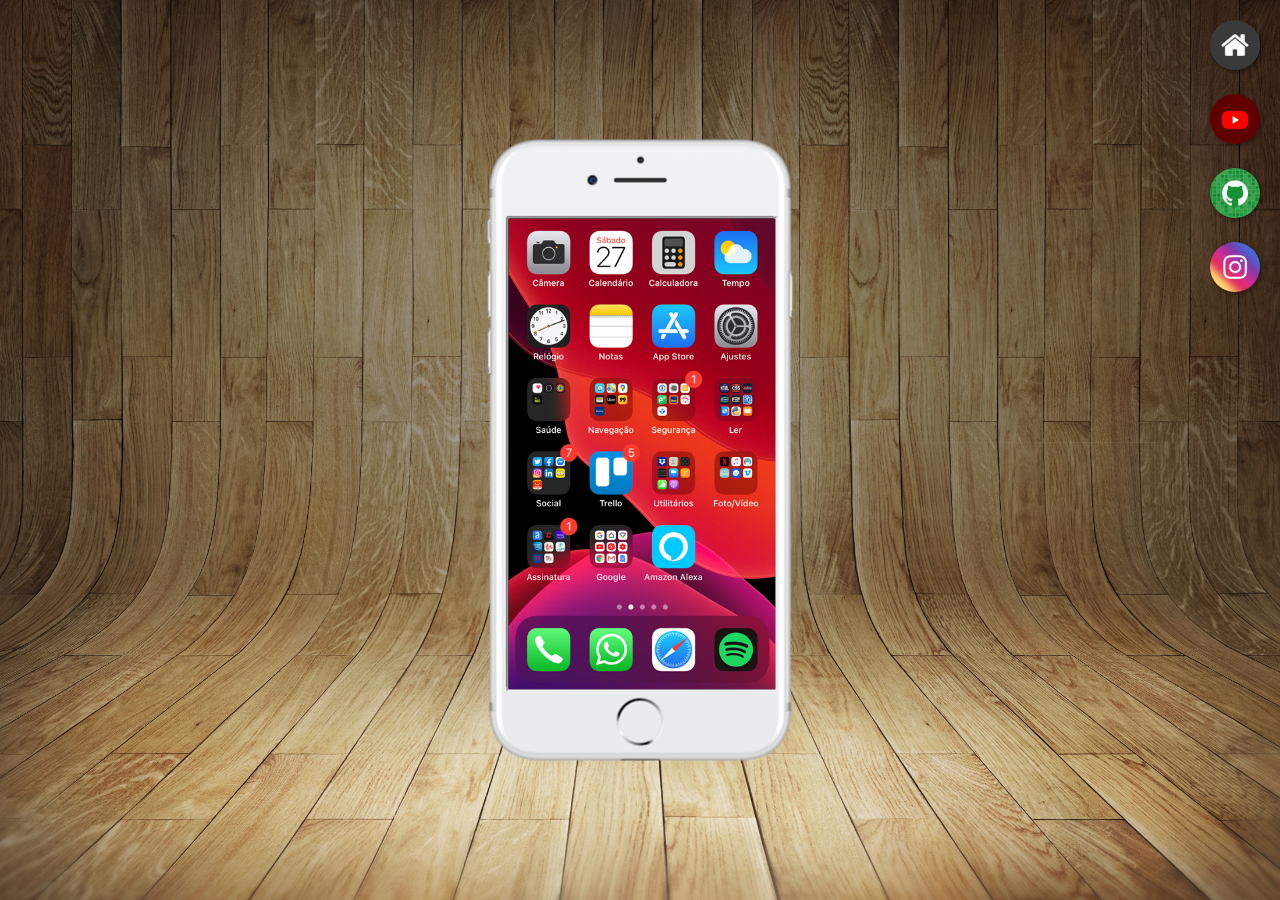
<file: index.html>
<!DOCTYPE html>
<html lang="pt-br">
<head>
    <meta charset="UTF-8">
    <meta name="viewport" content="width=device-width, initial-scale=1.0">

    <link rel="shortcut icon" href="favicon.ico" type="image/x-icon">

    <link rel="stylesheet" href="estilos/style.css">

    <title>Projeto Redes Sociais</title>
    
</head>
<body>
    <main>
        <section id="telefone">
            <iframe src="home.html" name="tela"
            id="tela" >
            <p>Seu navegador não é compativel com isso</p>
            </iframe>
        </section>
        <section id="social">
           <a href="home.html" target="tela"><img src="imagens/logo-home.jpg" alt=""></a> <br>
           <a href="youtube.html" target="tela"><img src="imagens/logo-youtube.jpg" alt=""></a> <br>
           <a href="github.html" target="tela"><img src="imagens/logo-github.jpg" alt=""></a> <br>
           <a href="insta.html" target="tela"><img src="imagens/logo-instagram.jpg" alt=""></a> <br>
          
        </section>
    </main>
</body>
</html>
</file>
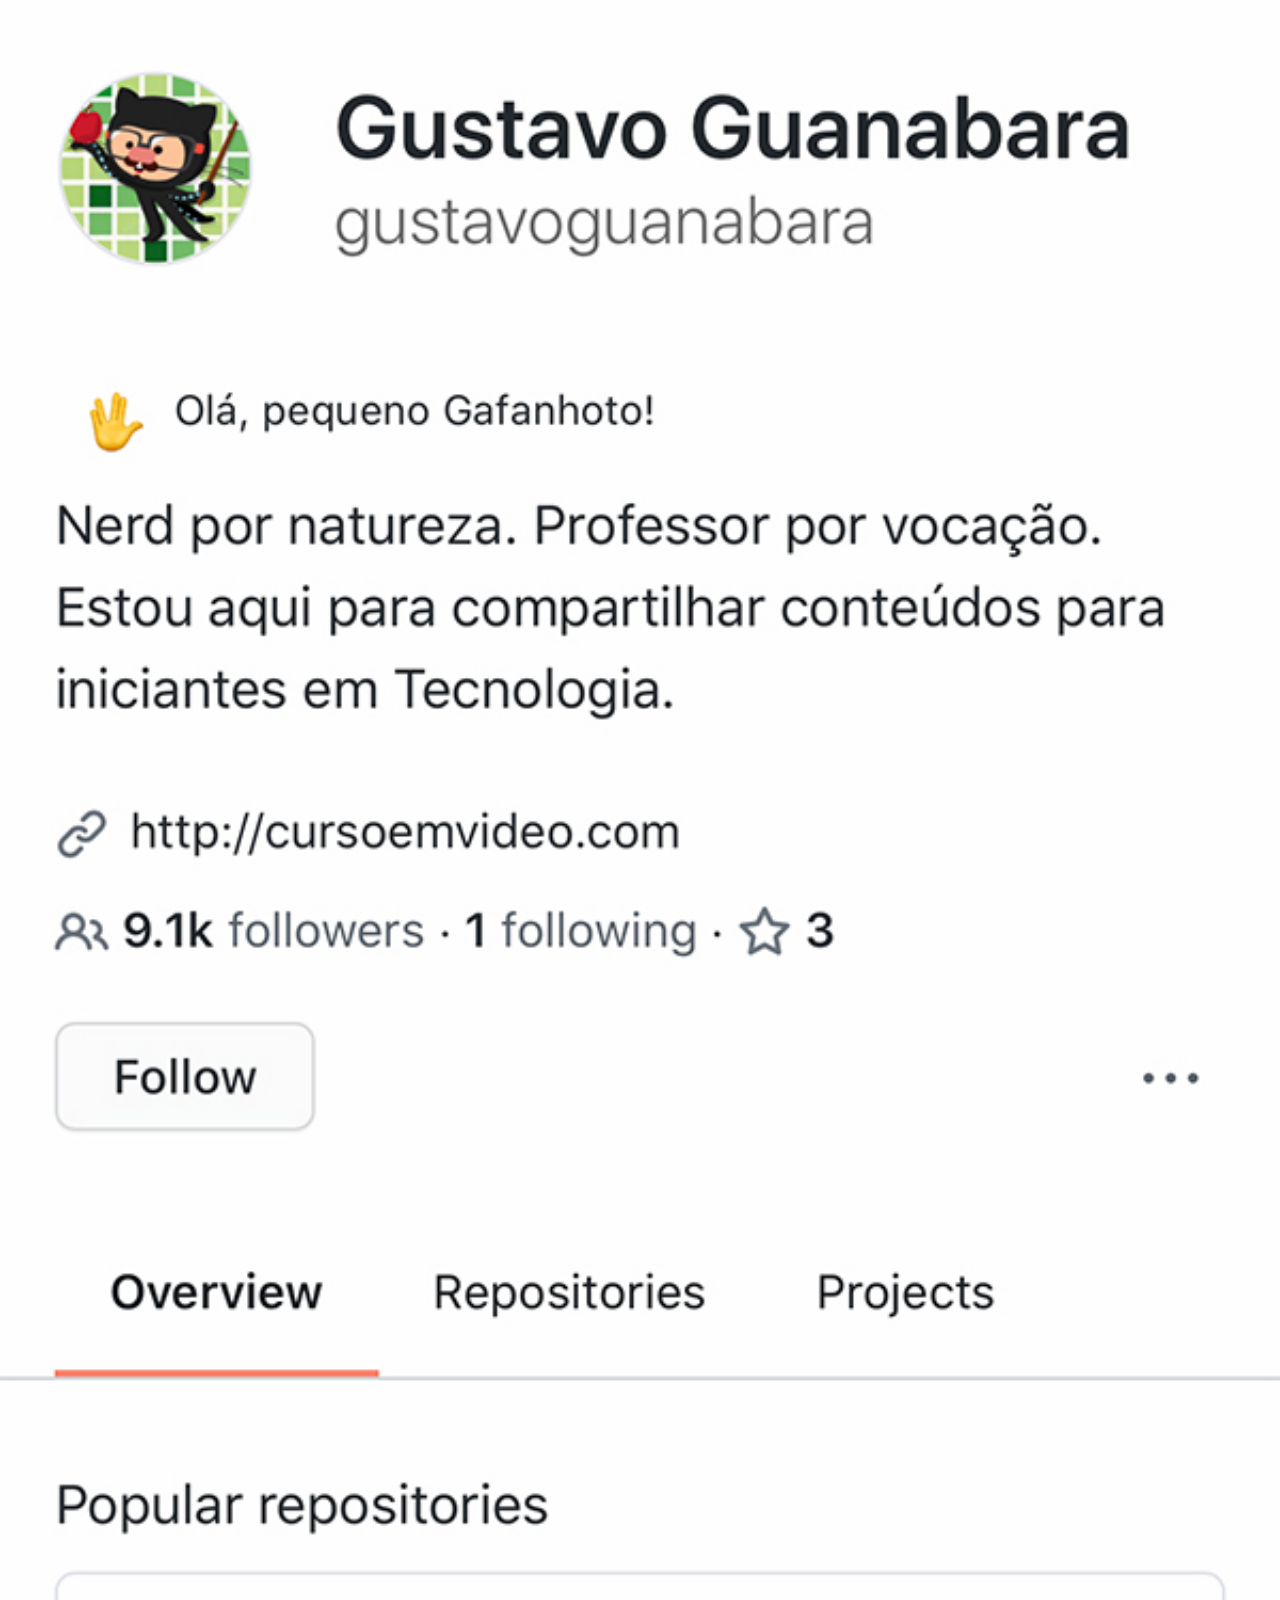
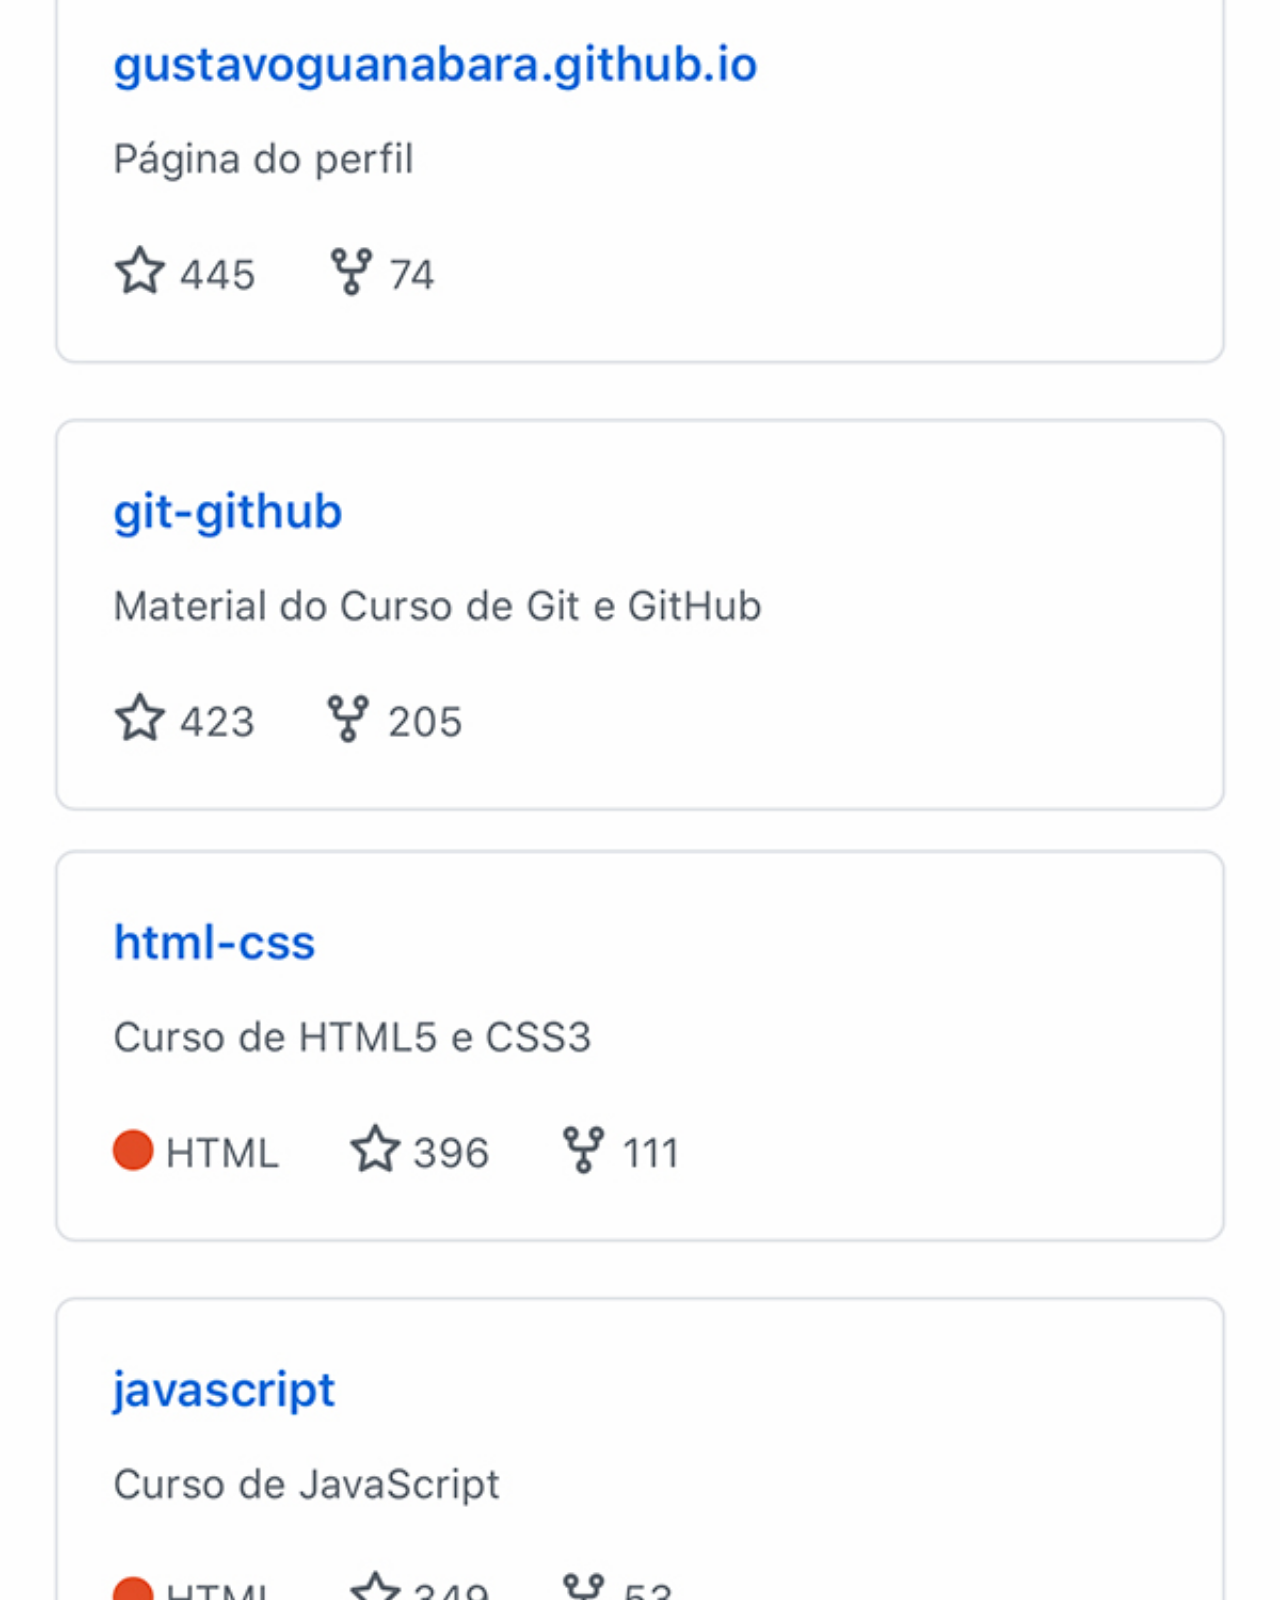
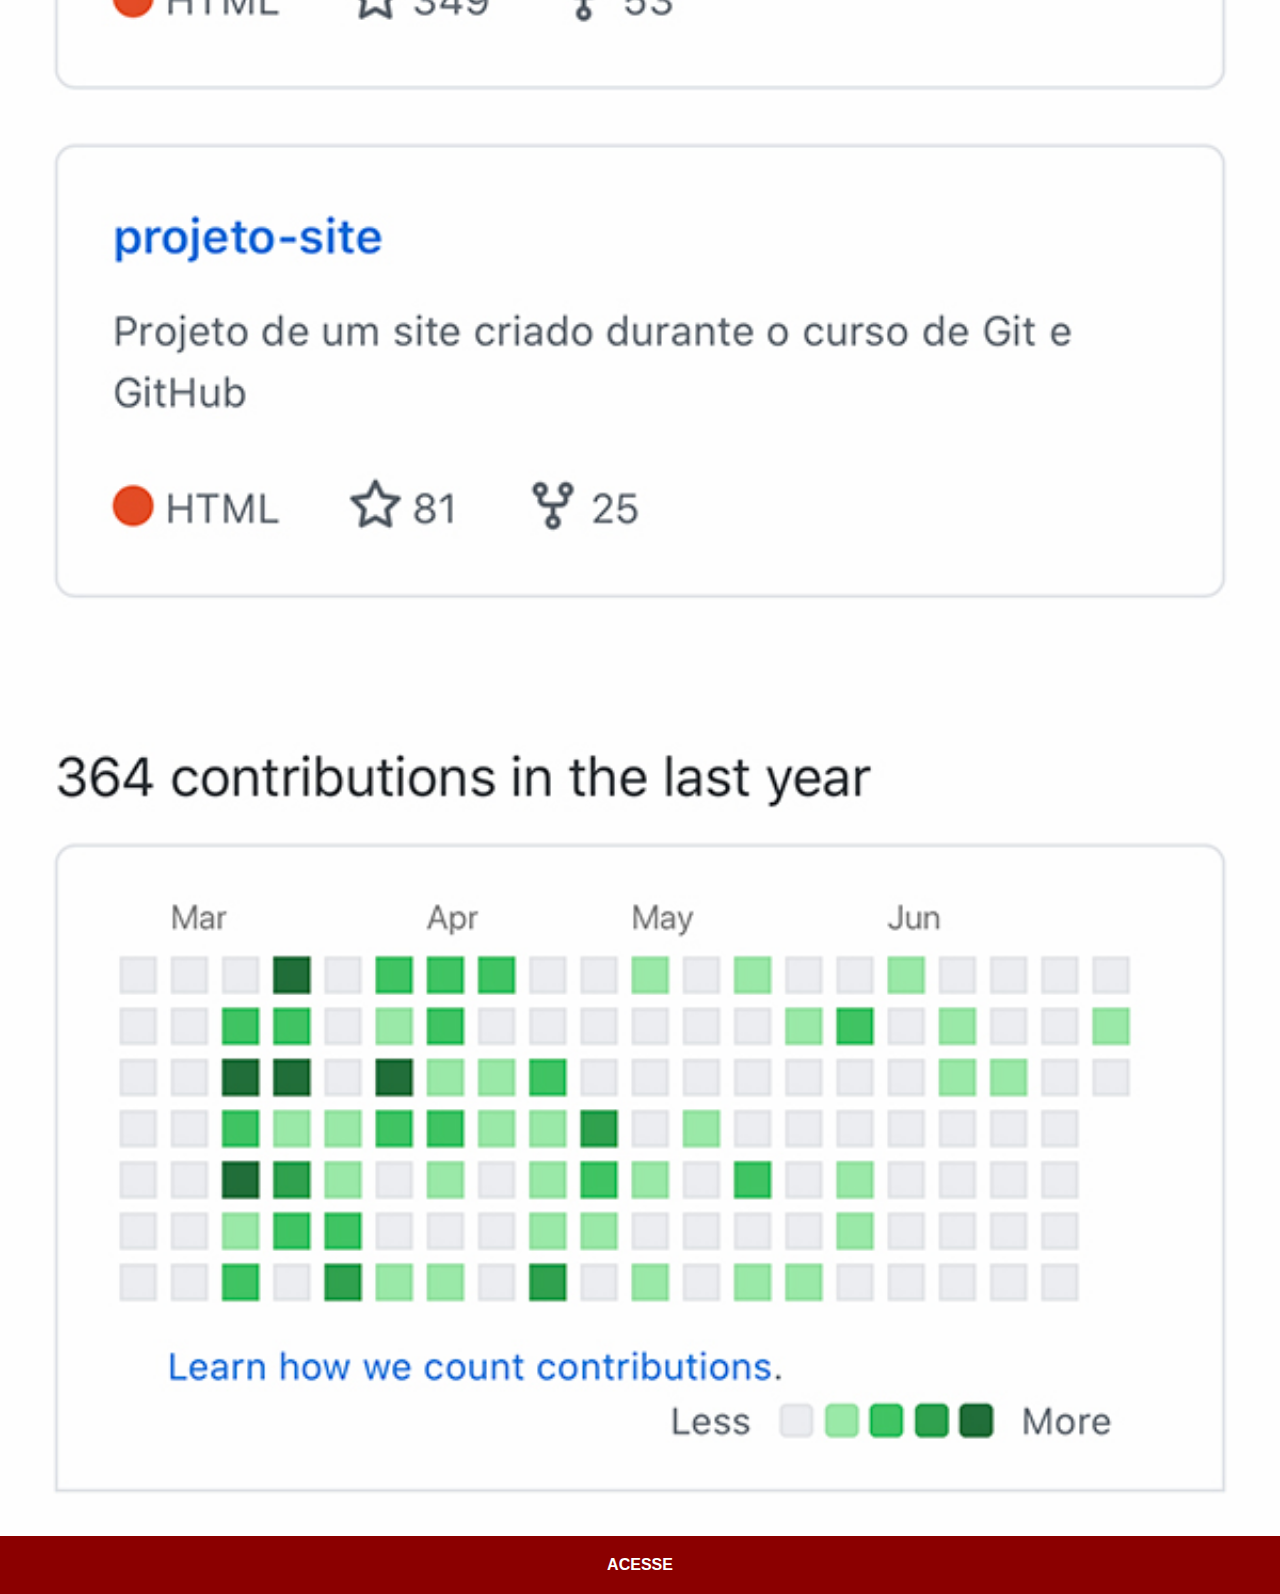
<file: github.html>
<!DOCTYPE html>
<html lang="pt-br">
<head>
    <meta charset="UTF-8">
    <meta name="viewport" content="width=device-width, initial-scale=1.0">
    <title>GitHub</title>
    <link rel="stylesheet" href="estilos/social.css">
</head>
<body>
    <img src="imagens/tela-github.jpg" alt="">
    <a href="https://github.com/gustavoguanabara/html-css" target="_blank">ACESSE</a>
</body>
</html>
</file>
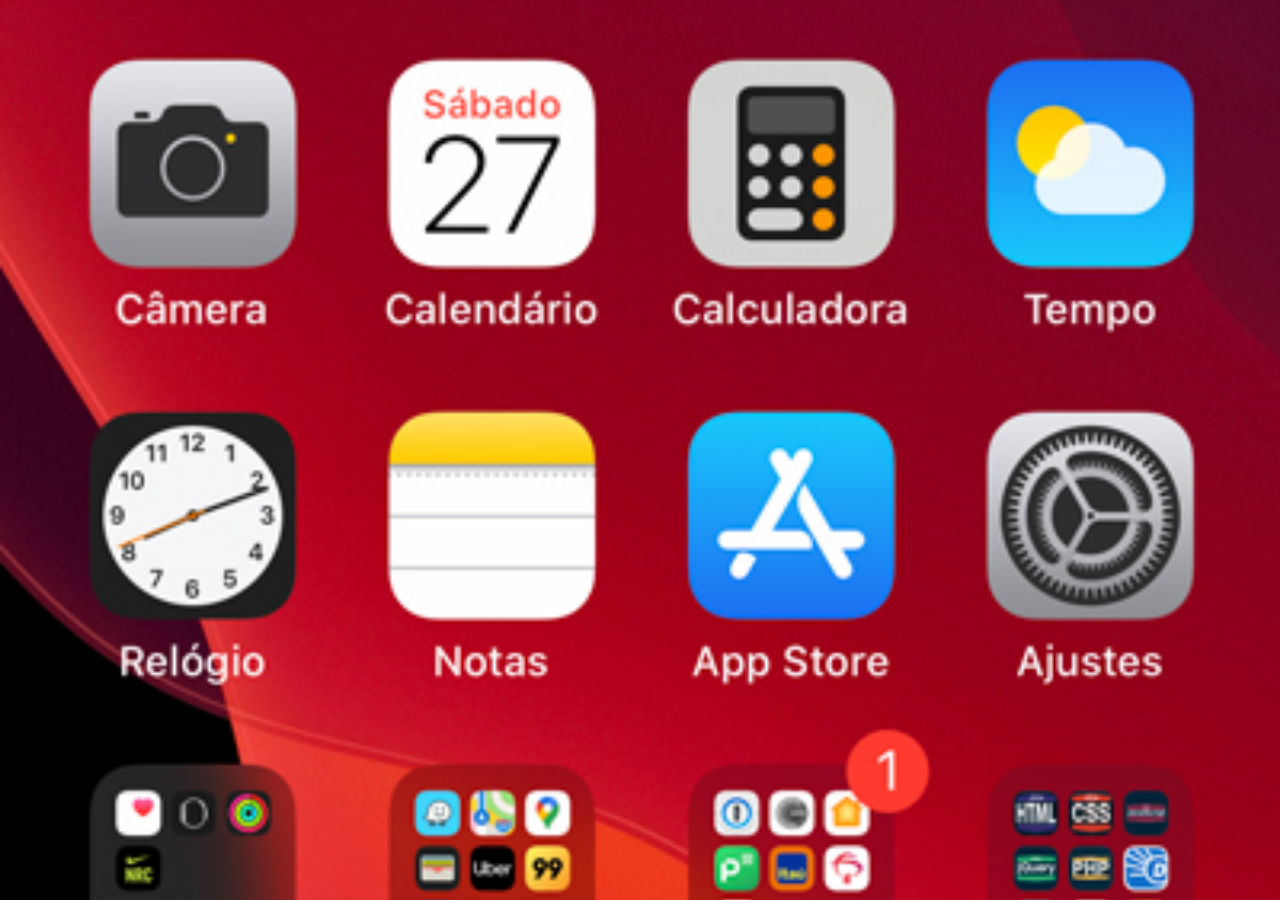
<file: home.html>
<!DOCTYPE html>
<html lang="pt-br">
<head>
    <meta charset="UTF-8">
    <meta name="viewport" content="width=device-width, initial-scale=1.0">
    <title>Home</title>
</head>
<style>
    * {
        margin: 0;
        padding: 0;
    }

    body {
        width: 100vw;
        height: 100vh;
        background: black url('imagens/tela-home.jpg') no-repeat top center;
        background-size: cover;
    }
</style>
<body>
    
</body>
</html>
</file>
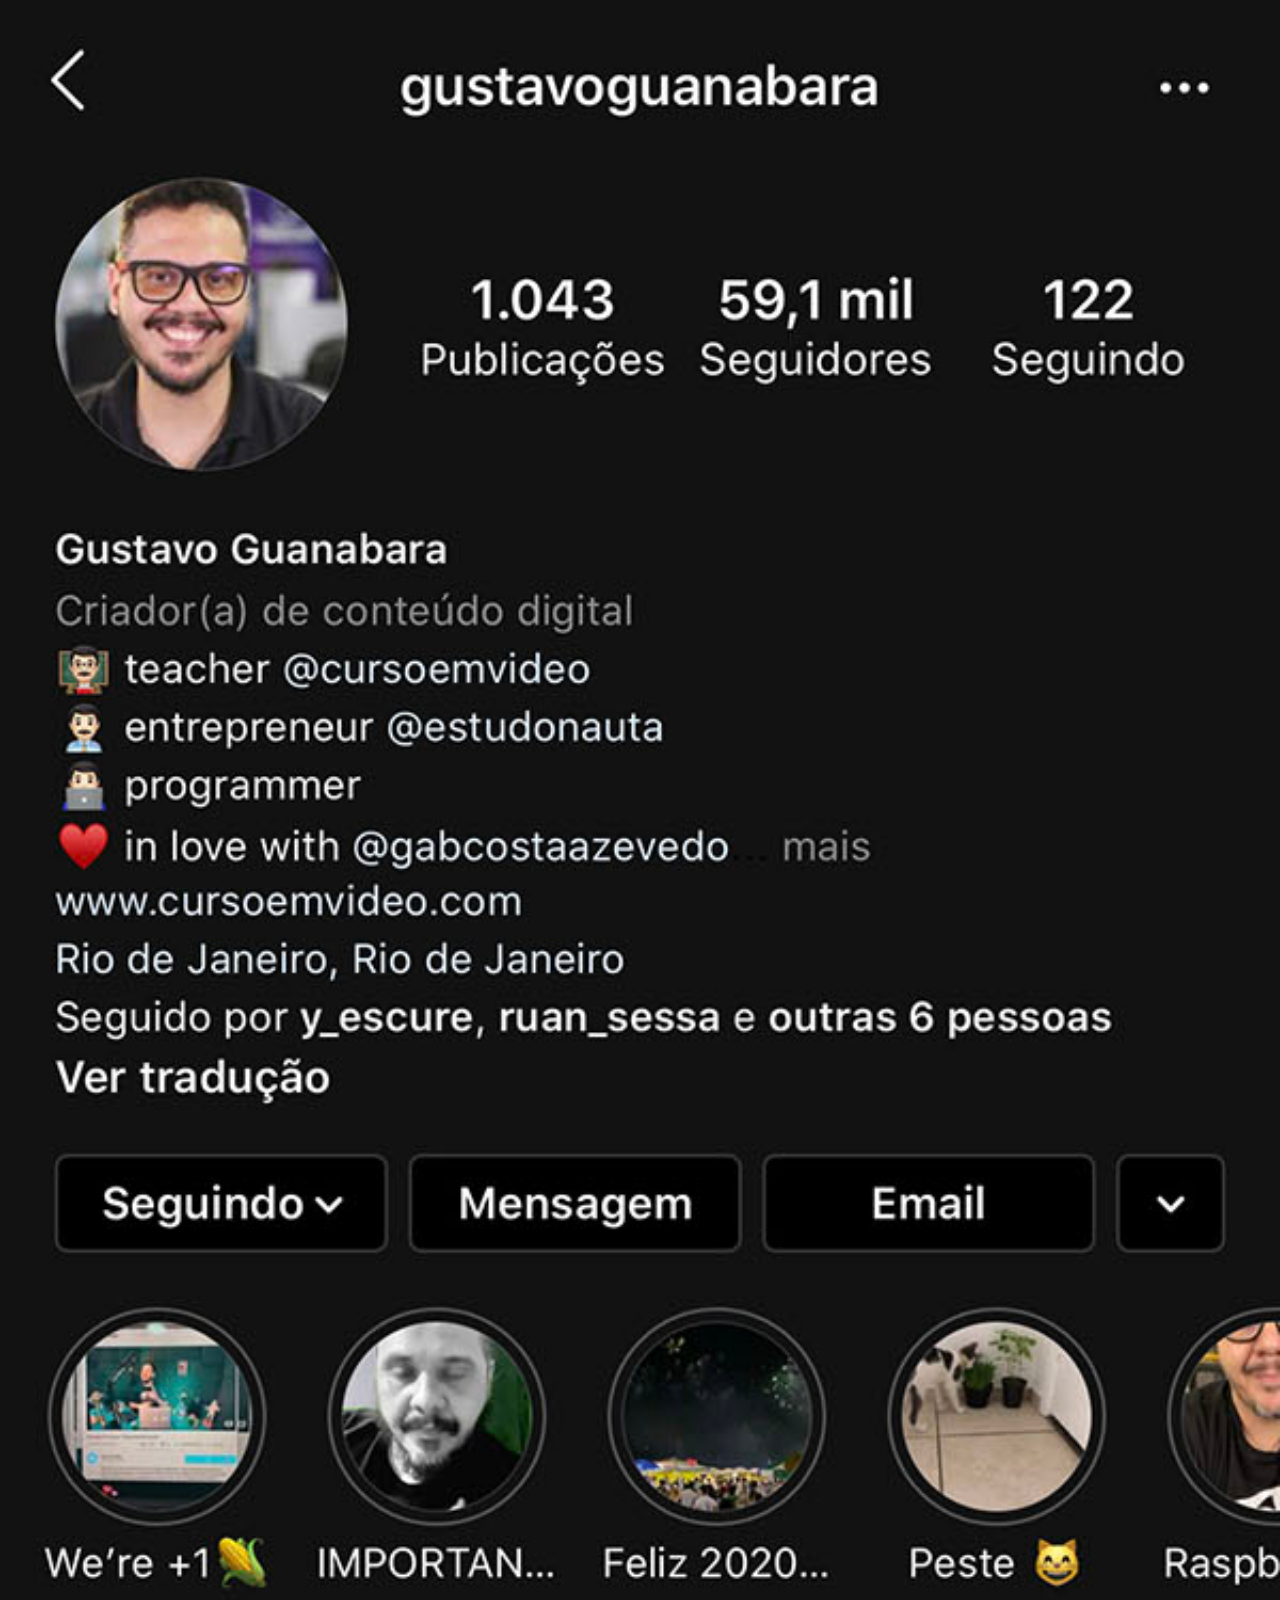
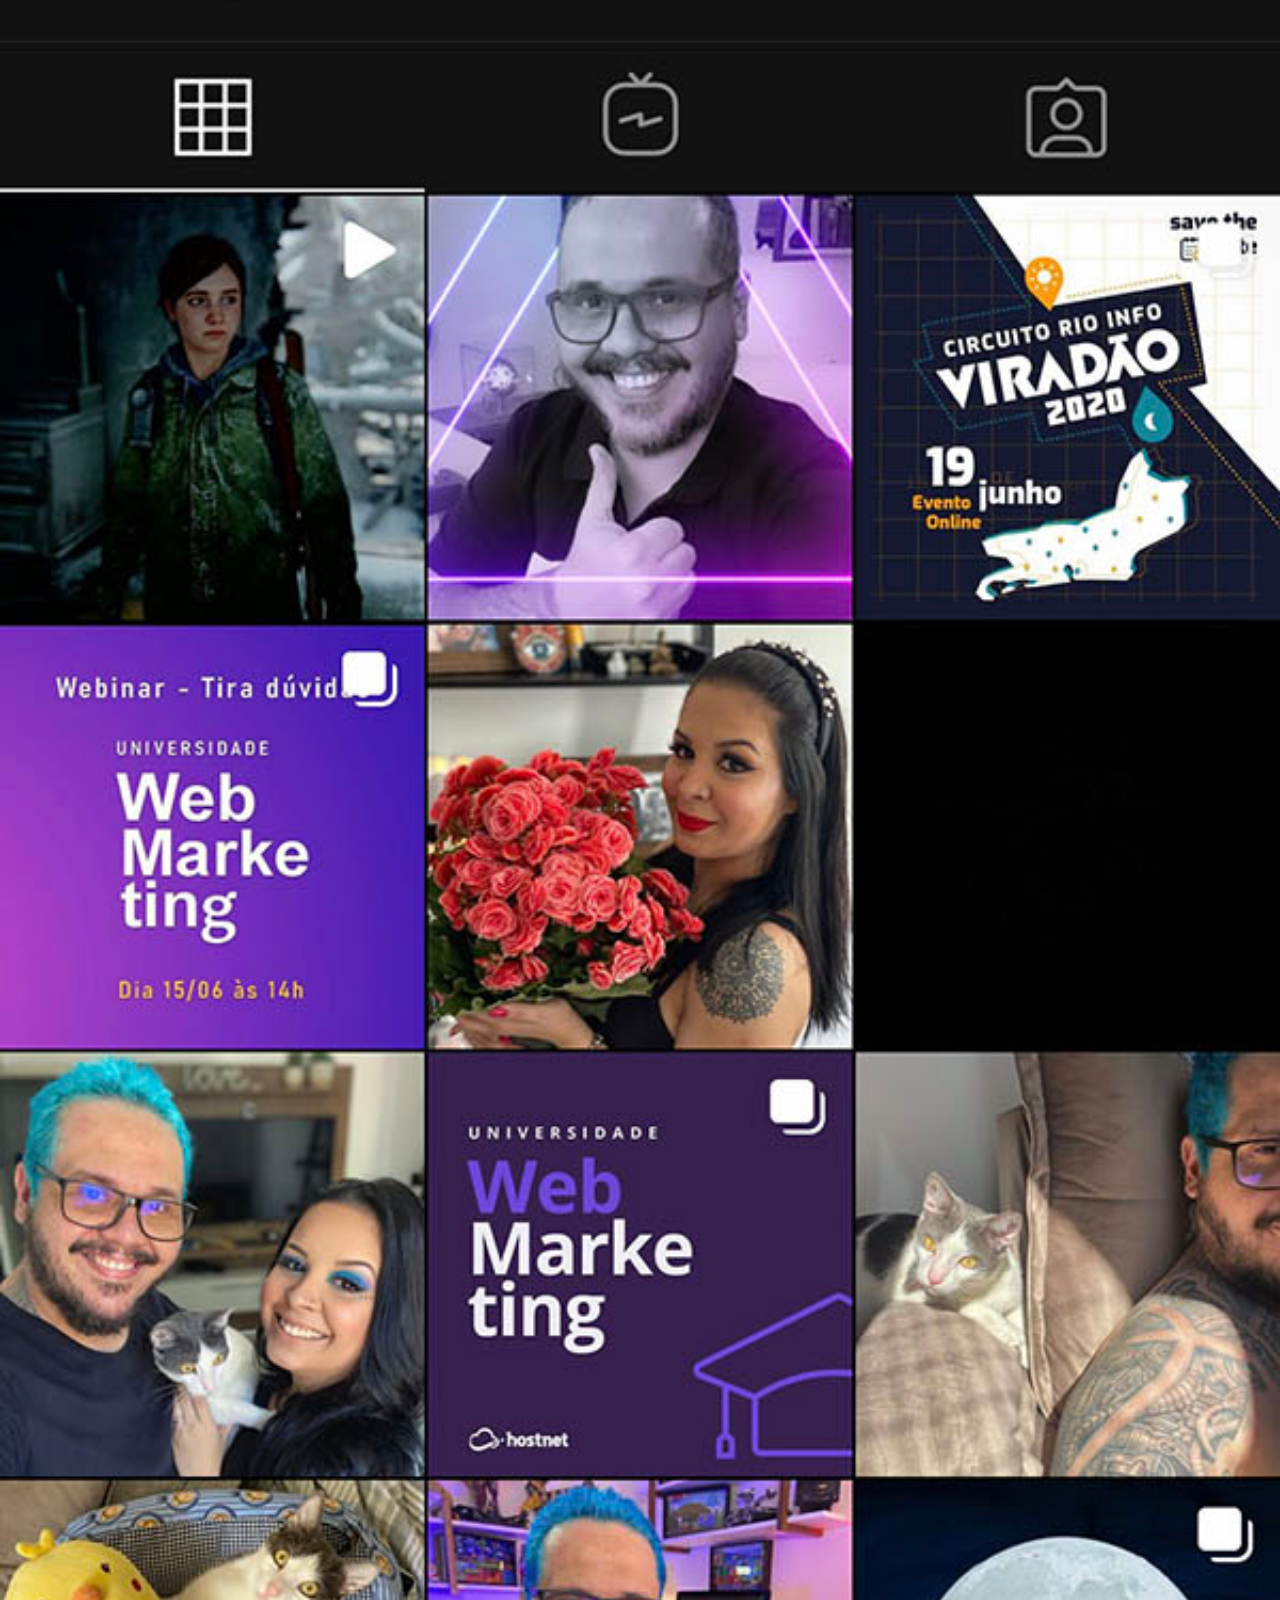
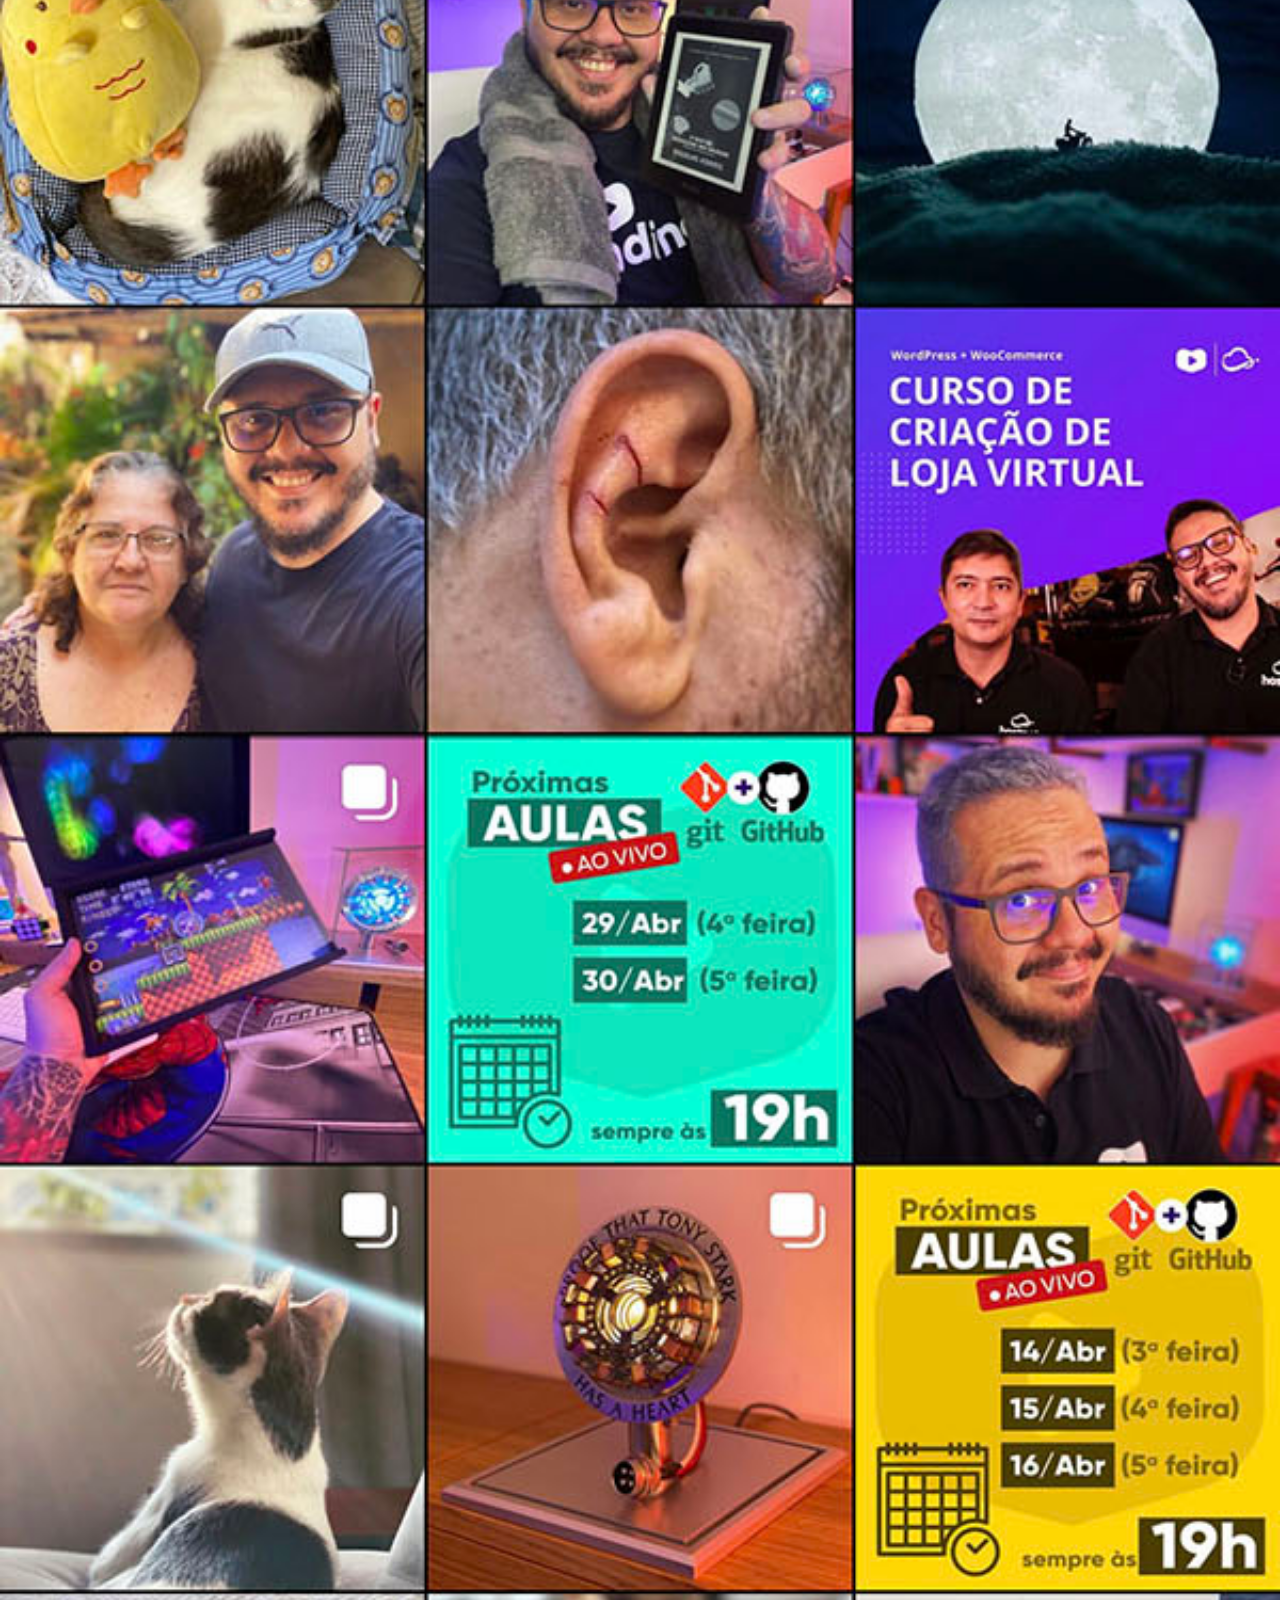
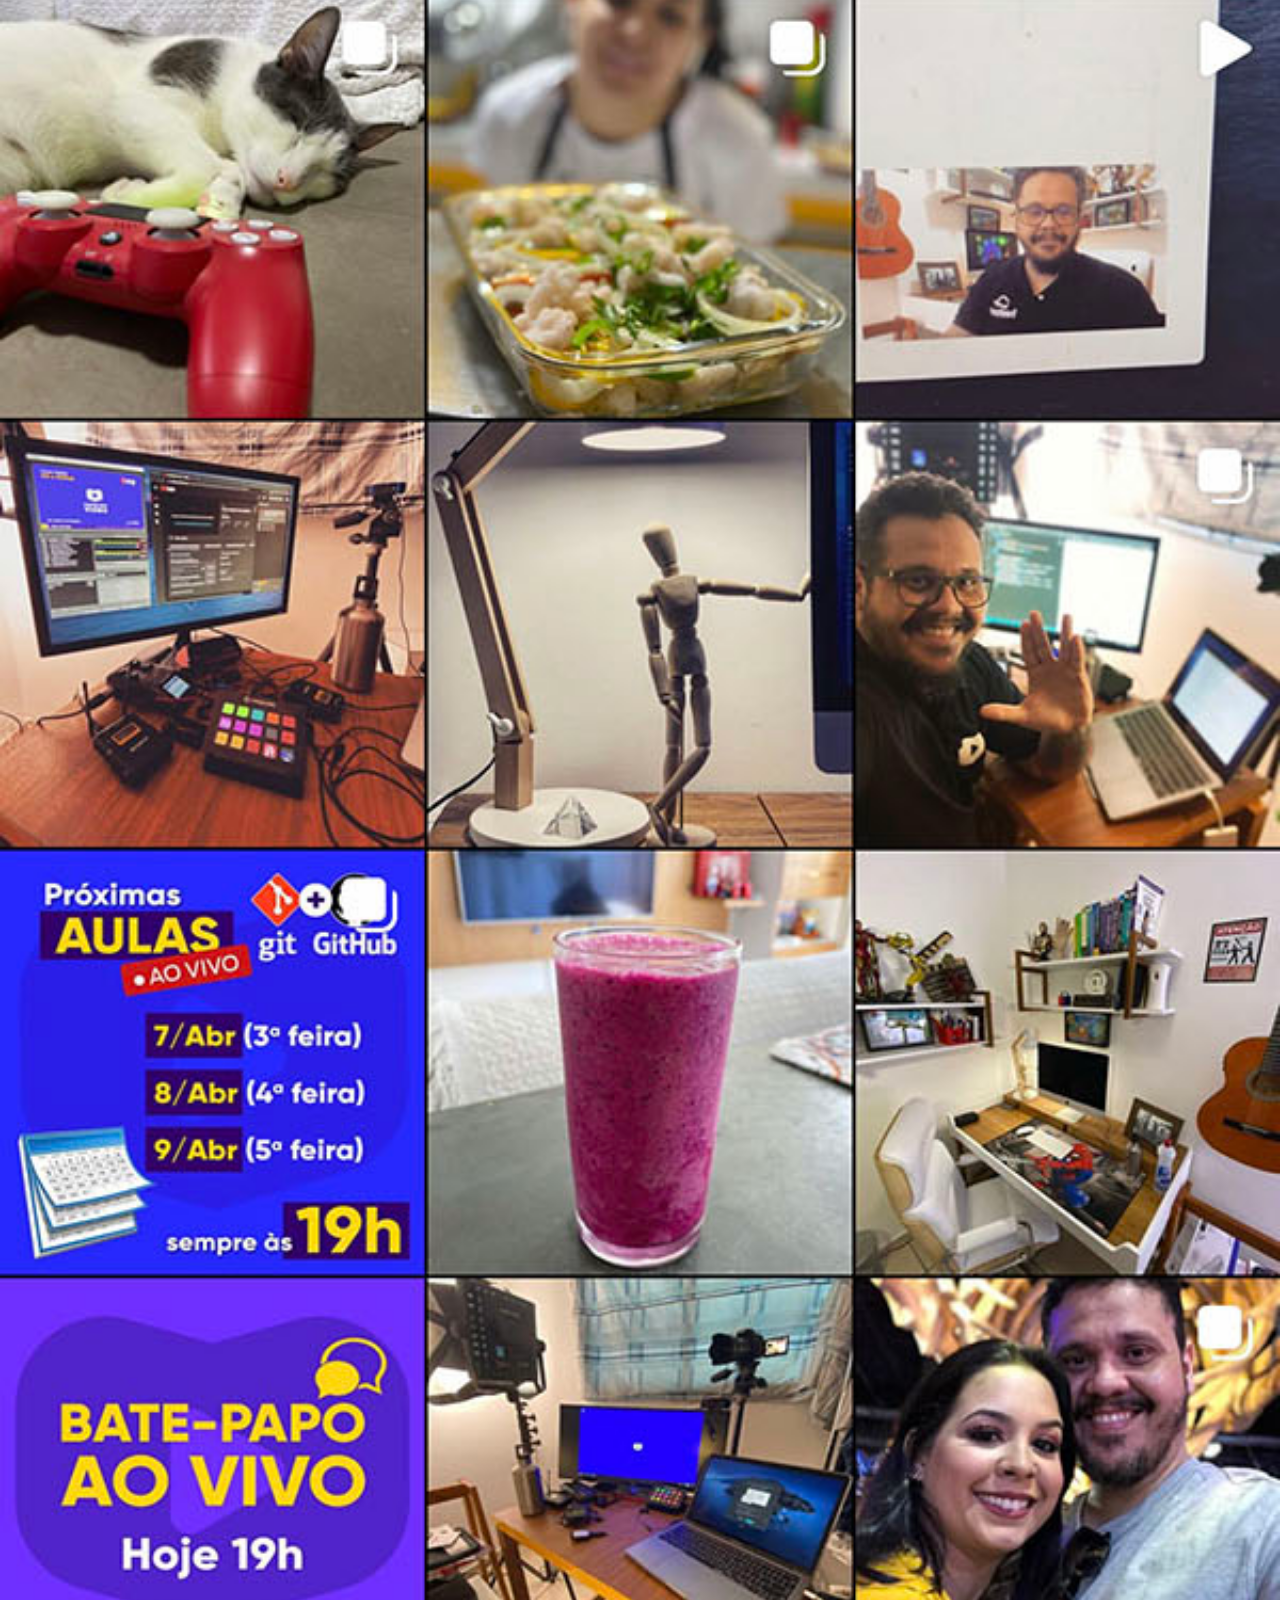
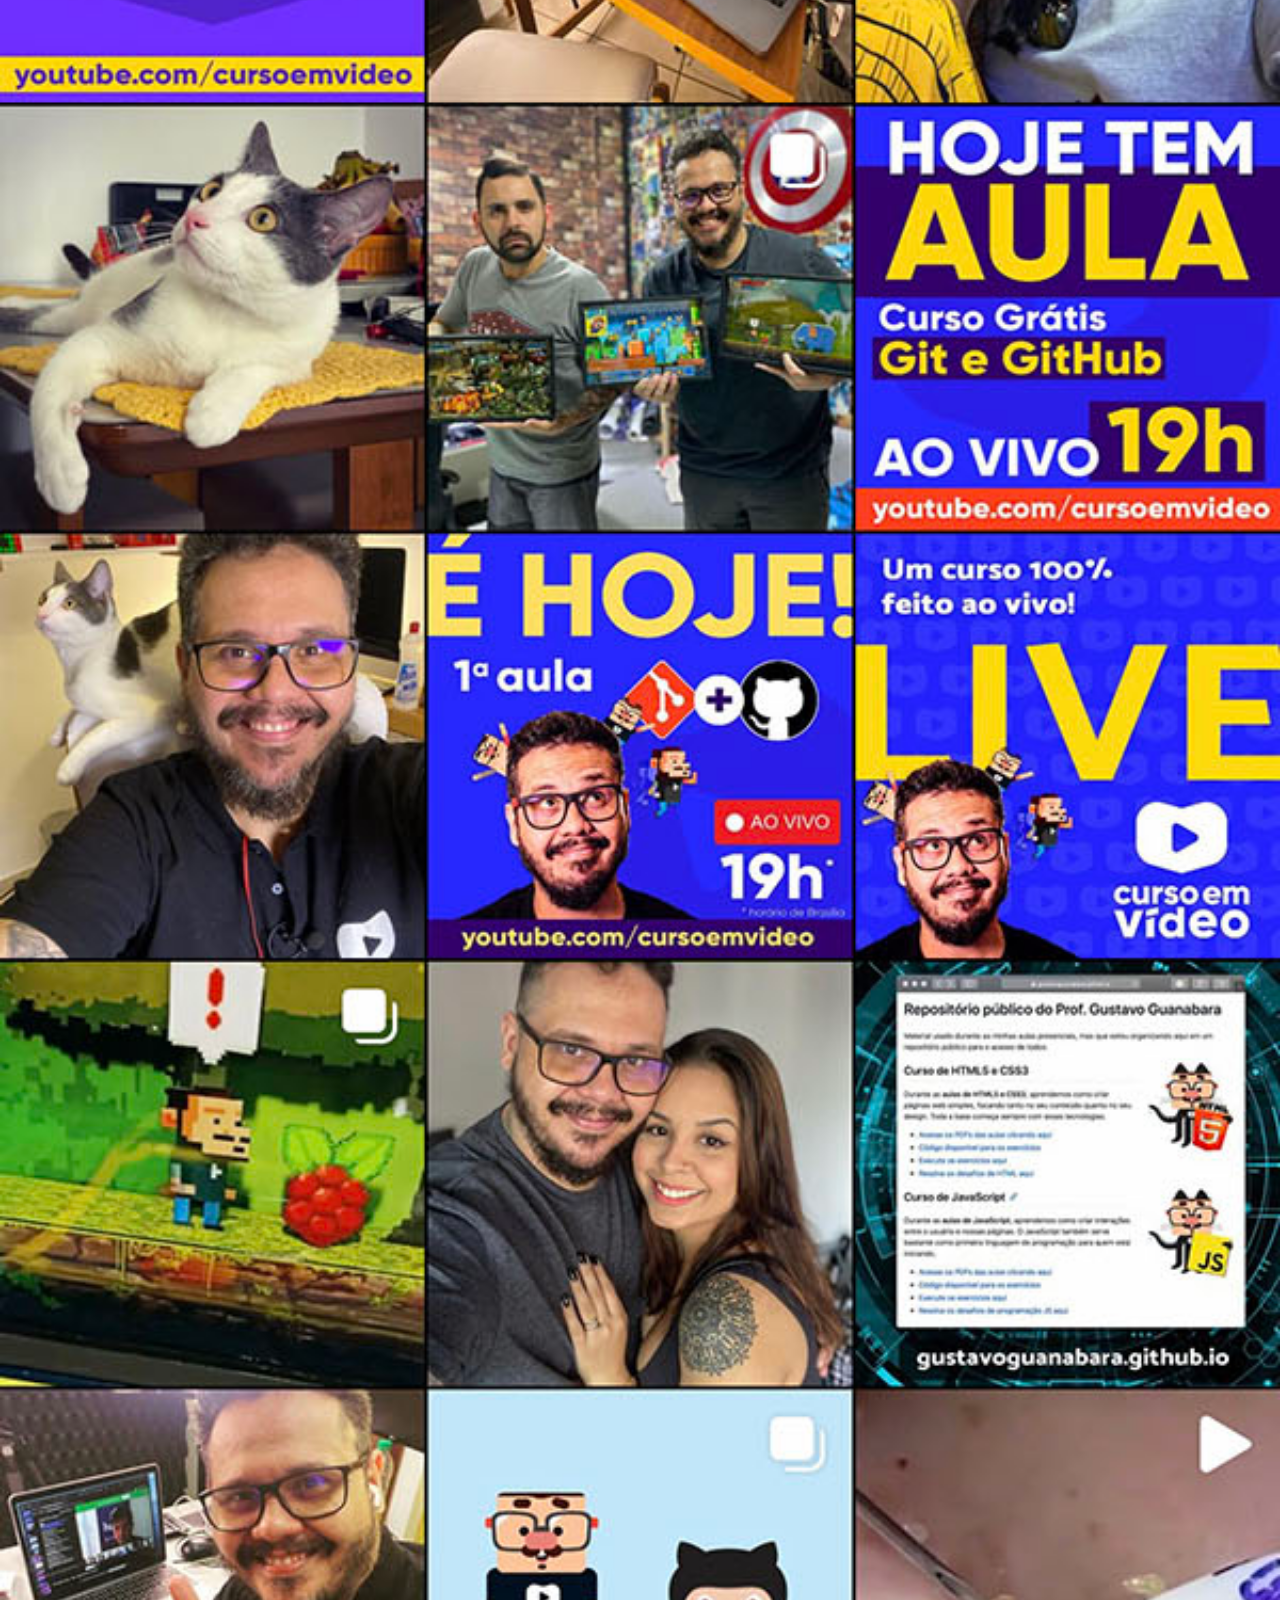
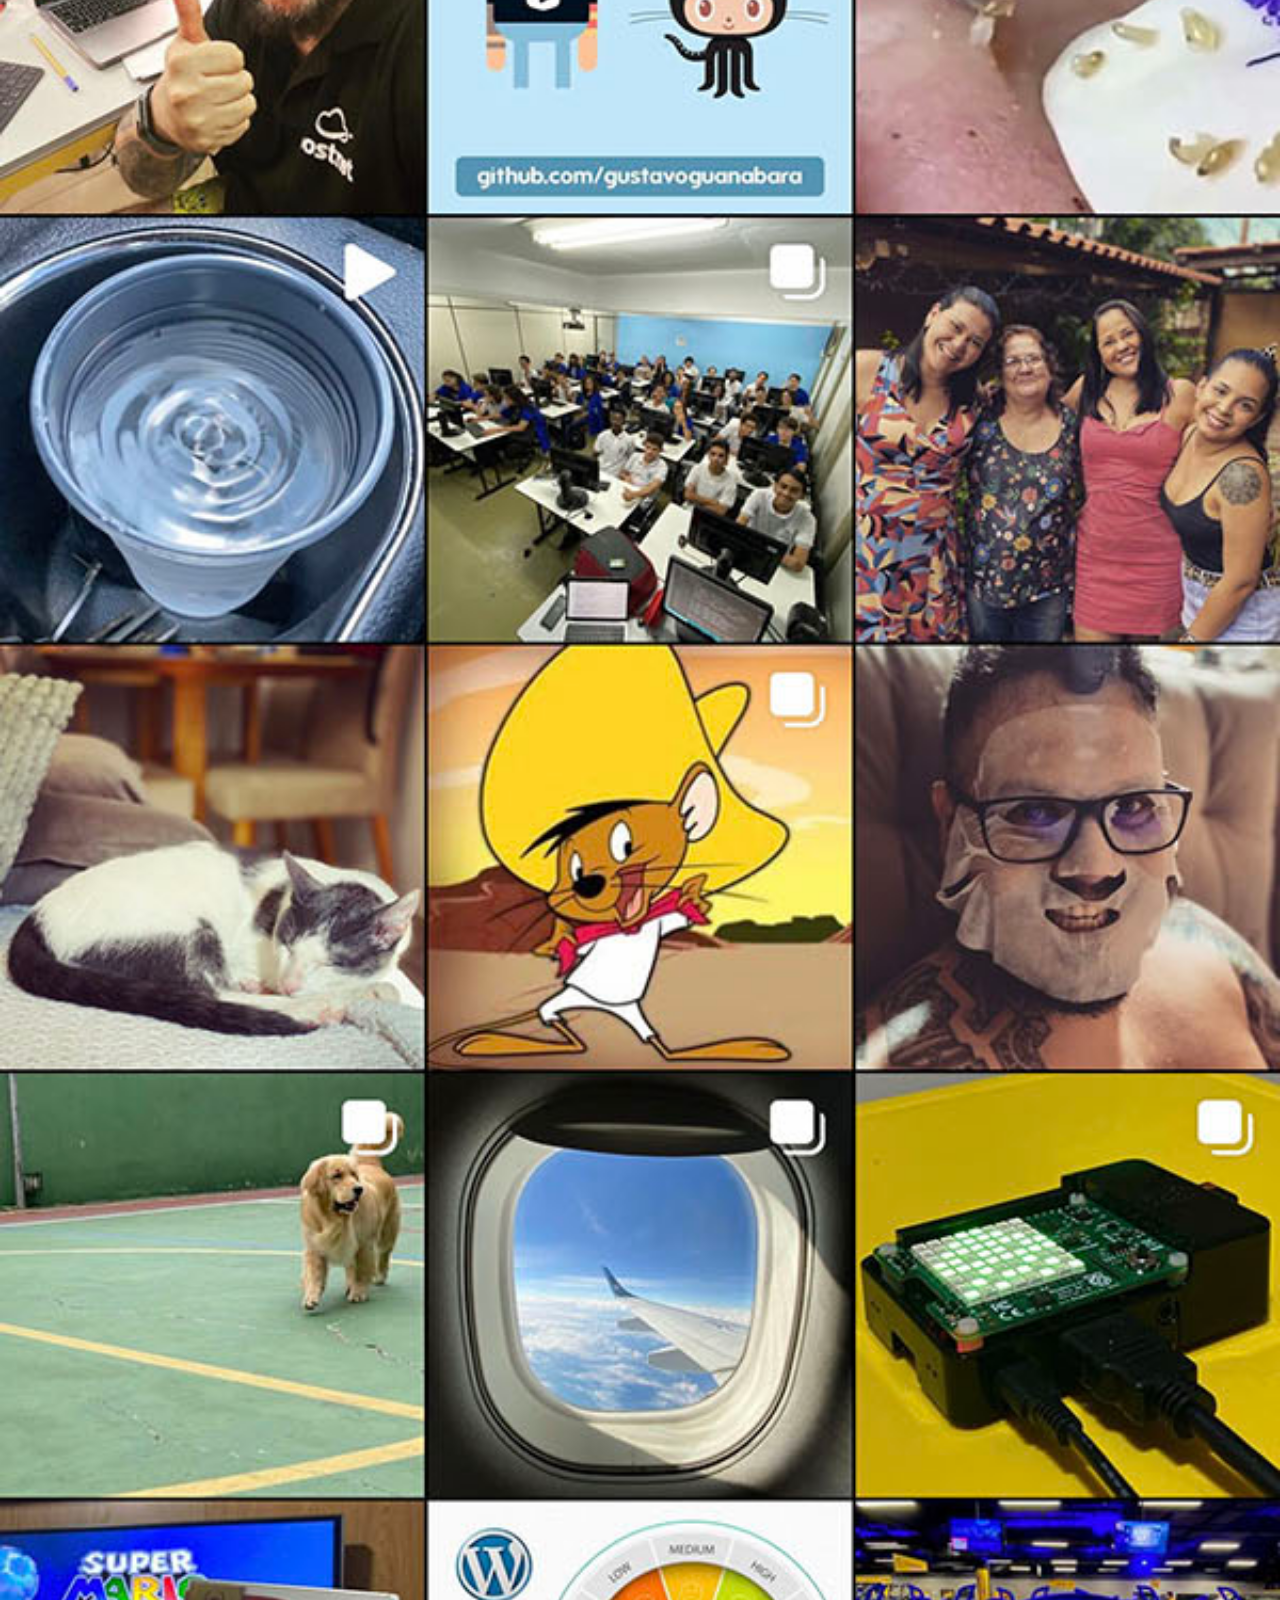
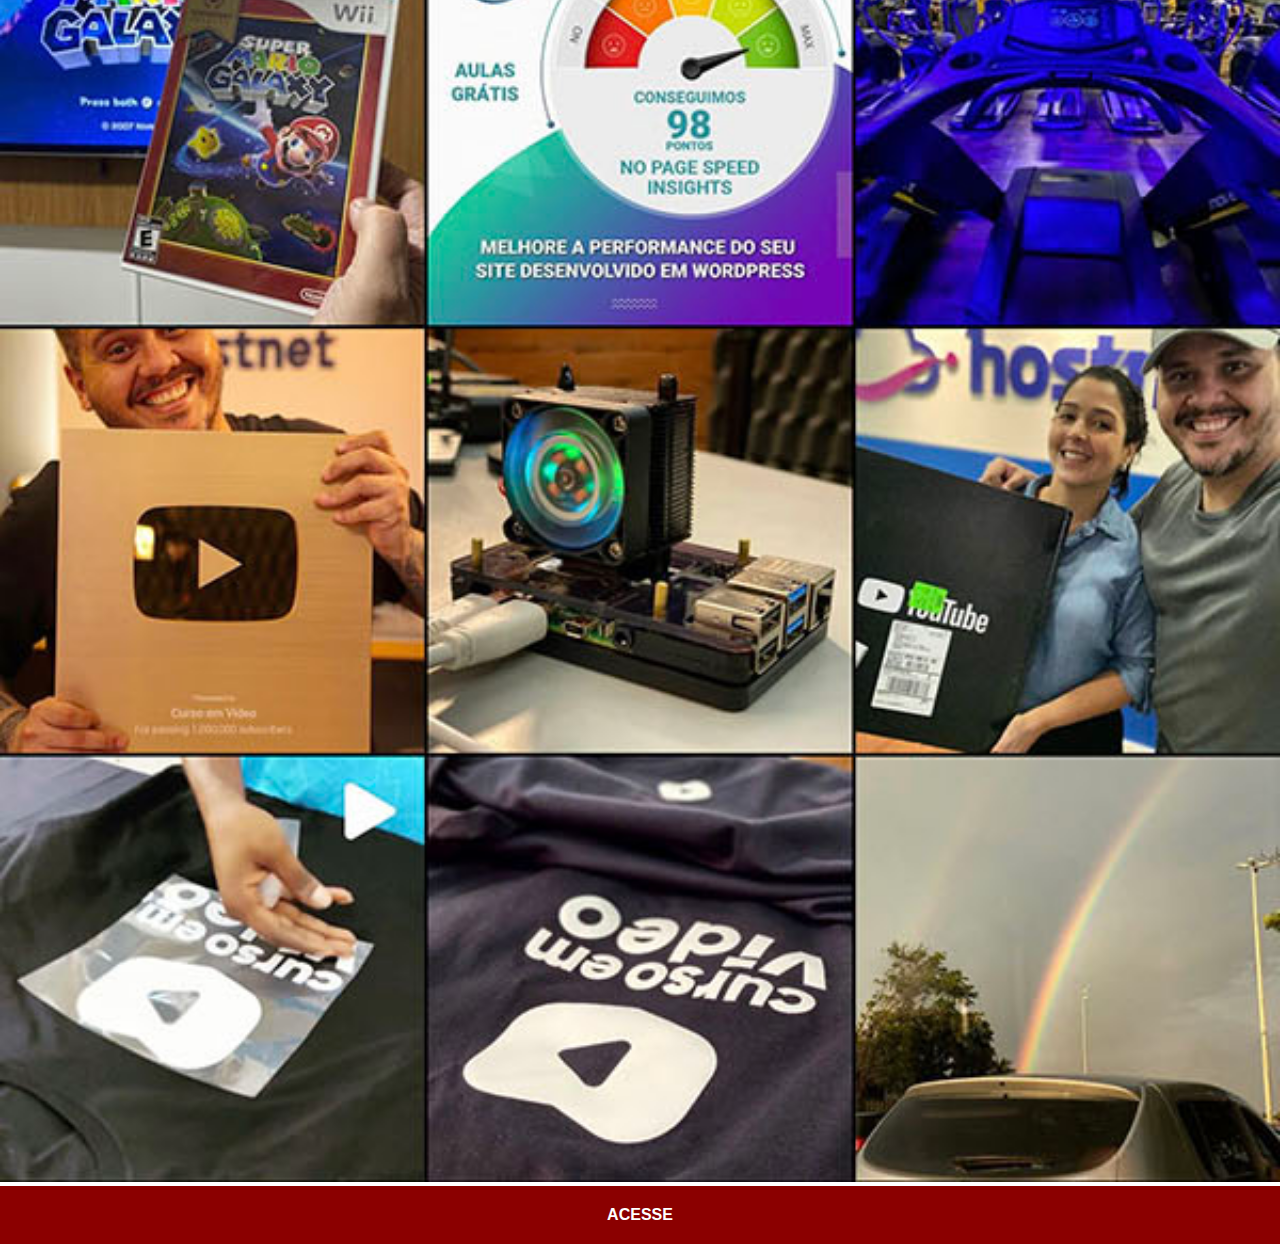
<file: insta.html>
<!DOCTYPE html>
<html lang="pt-br">
<head>
    <meta charset="UTF-8">
    <meta name="viewport" content="width=device-width, initial-scale=1.0">
    <title>Instagram</title>
    <link rel="stylesheet" href="estilos/social.css">
</head>
<body>
    <img src="imagens/tela-instagram.jpg" alt="">
    <a href="https://www.instagram.com/gustavoguanabara?utm_source=ig_web_button_share_sheet&igsh=ZDNlZDc0MzIxNw==" target="_blank">ACESSE</a>
</body>
</html>
</file>
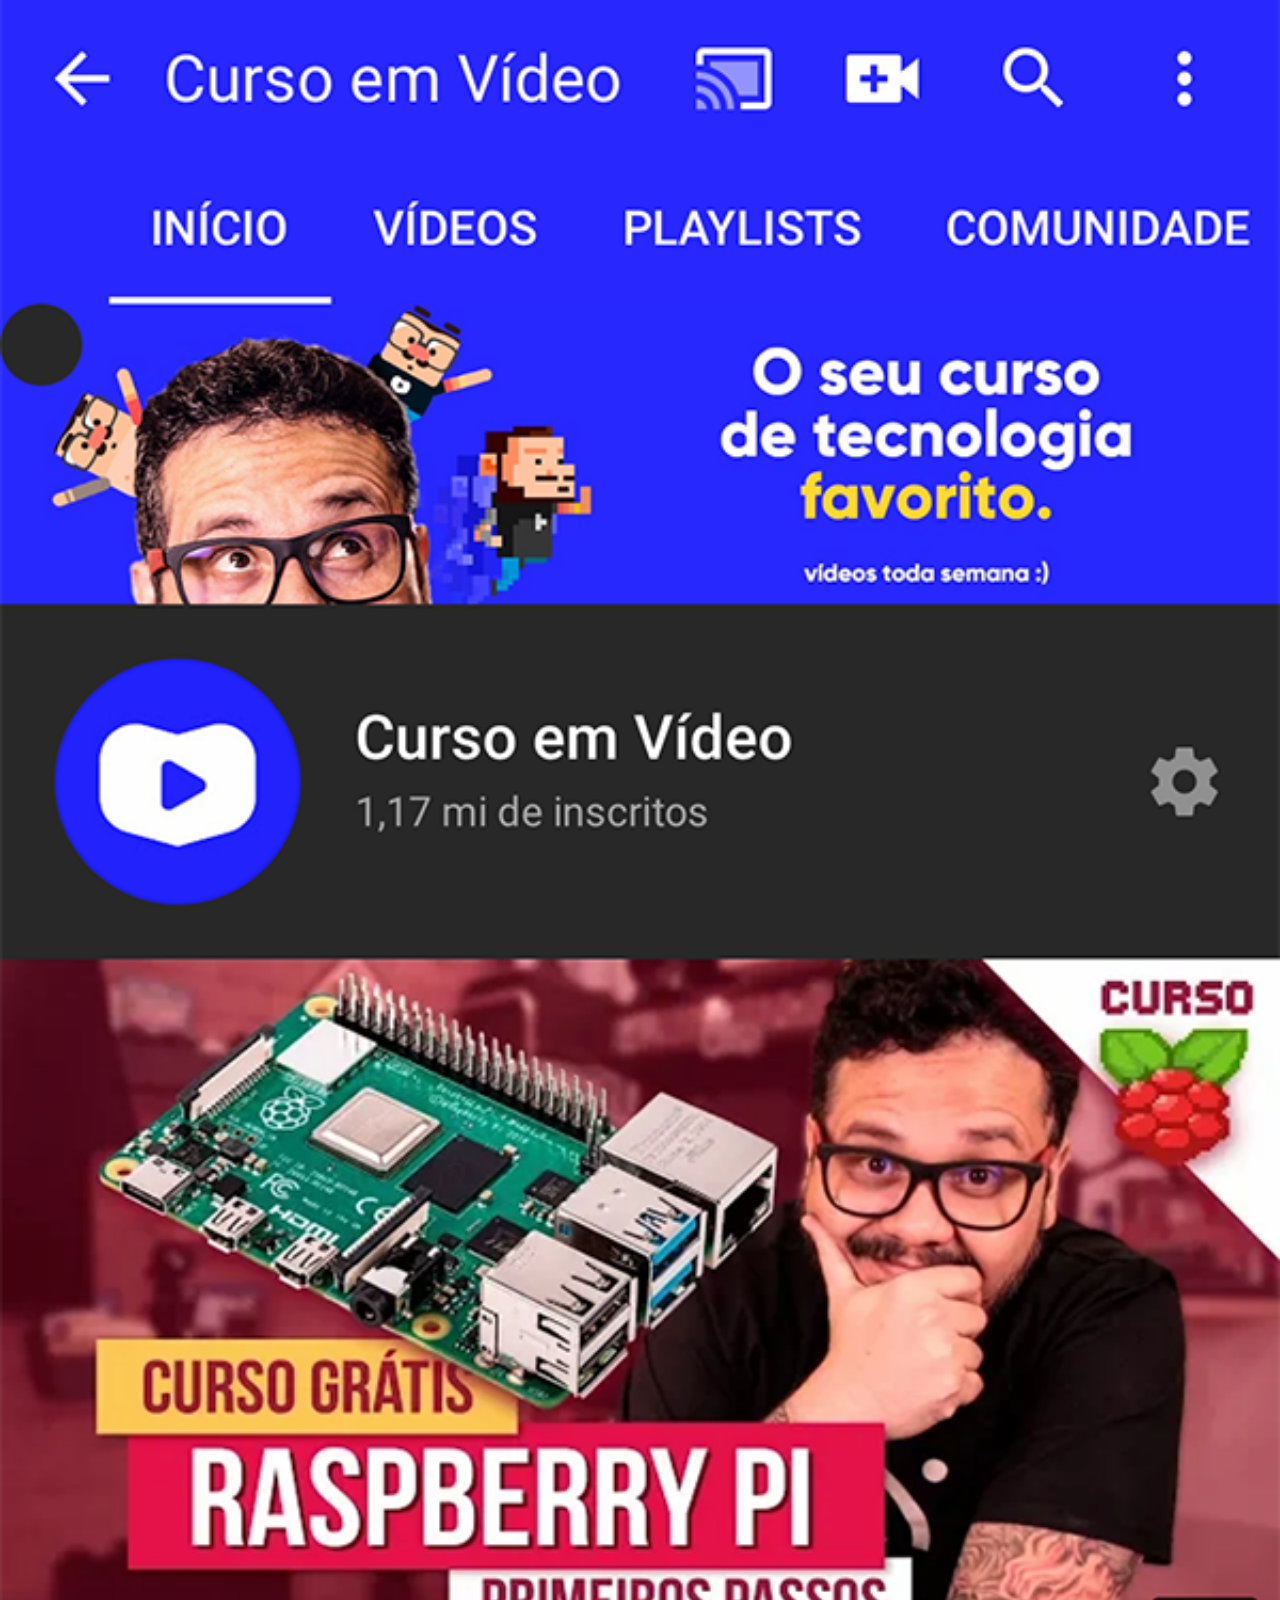
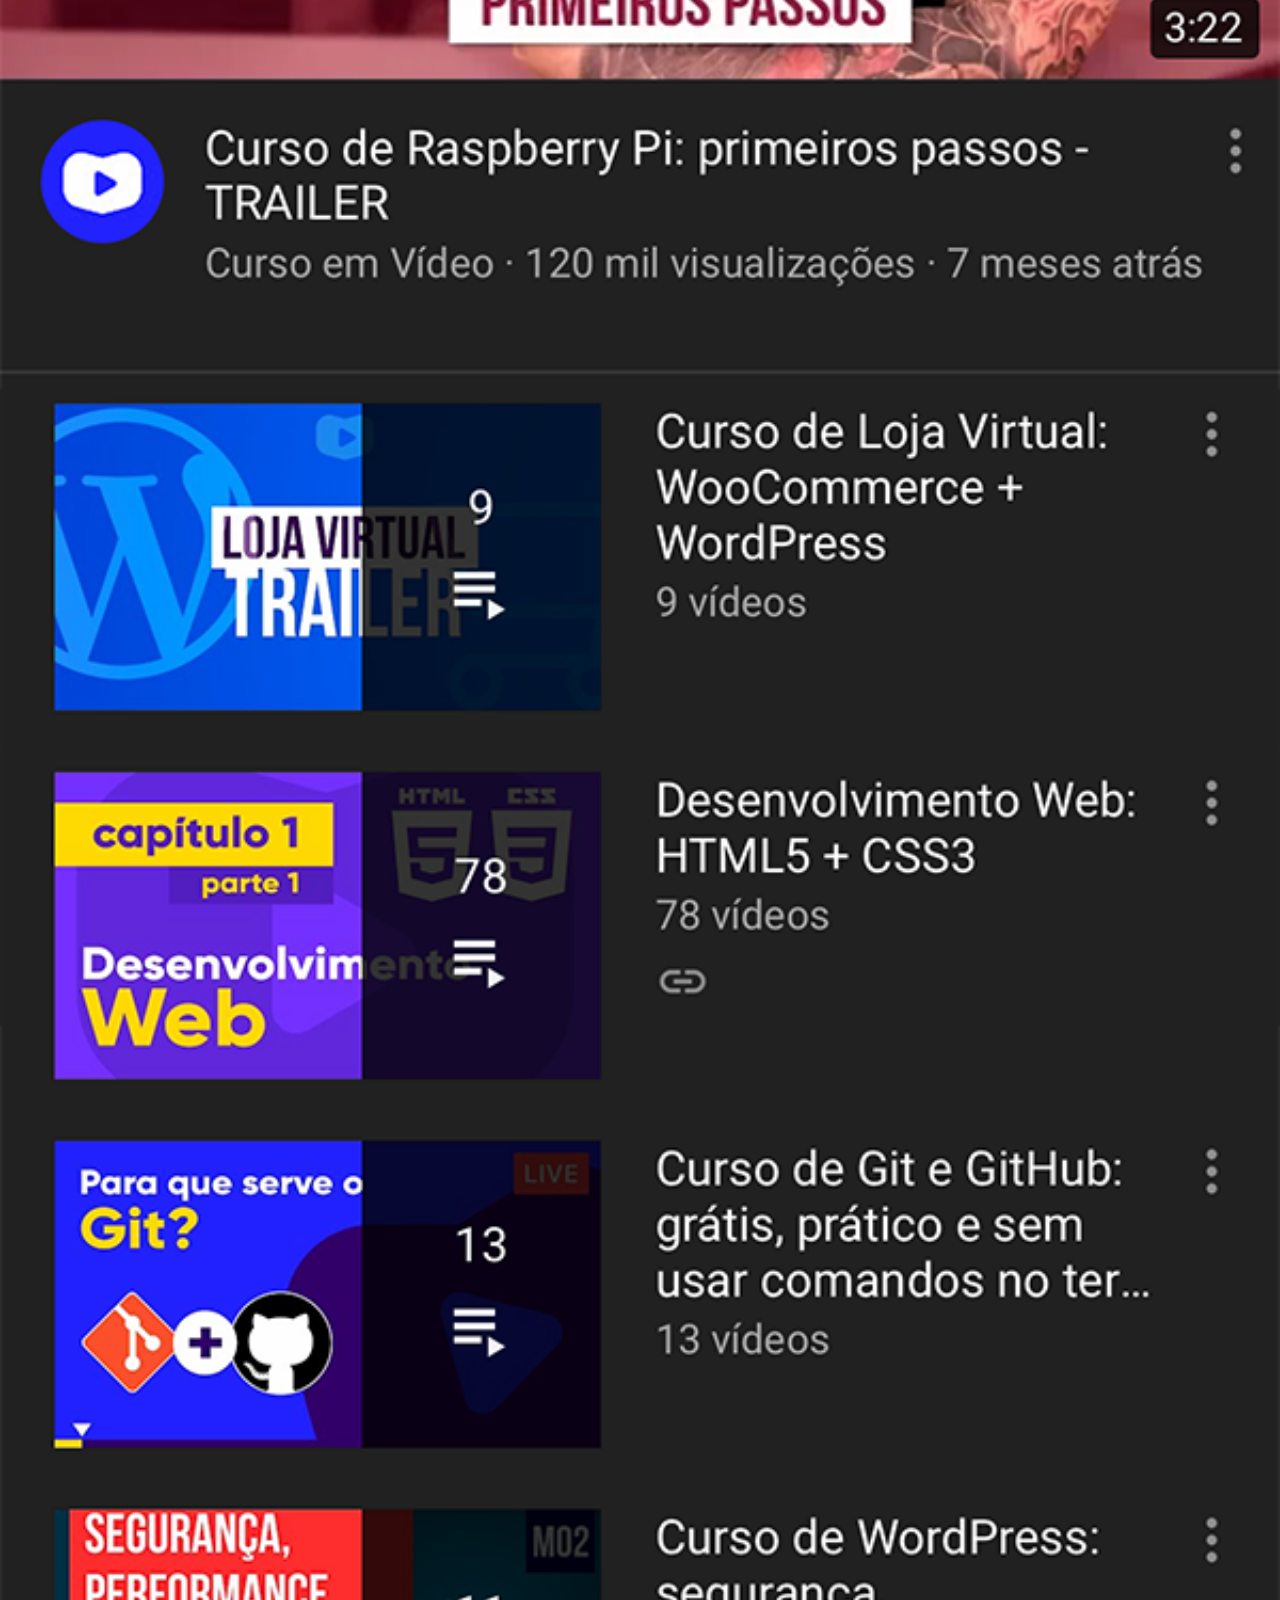
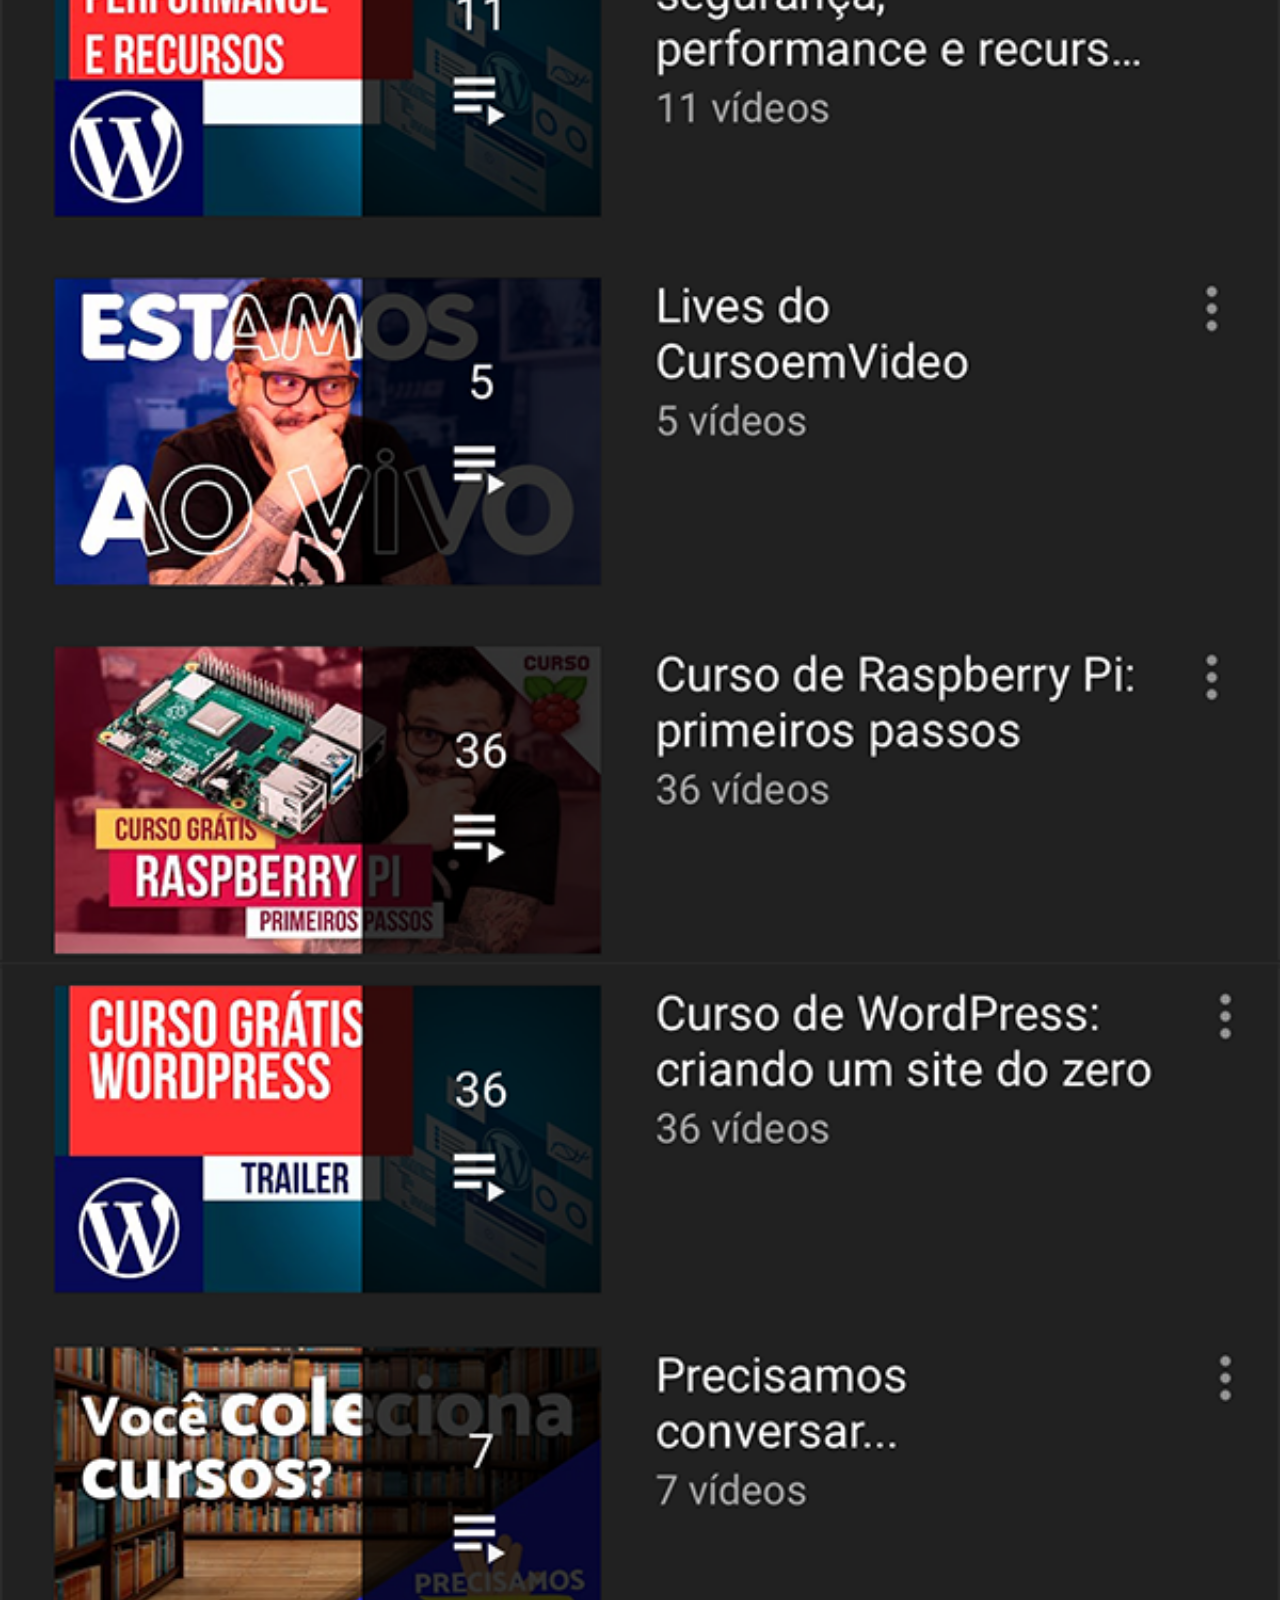
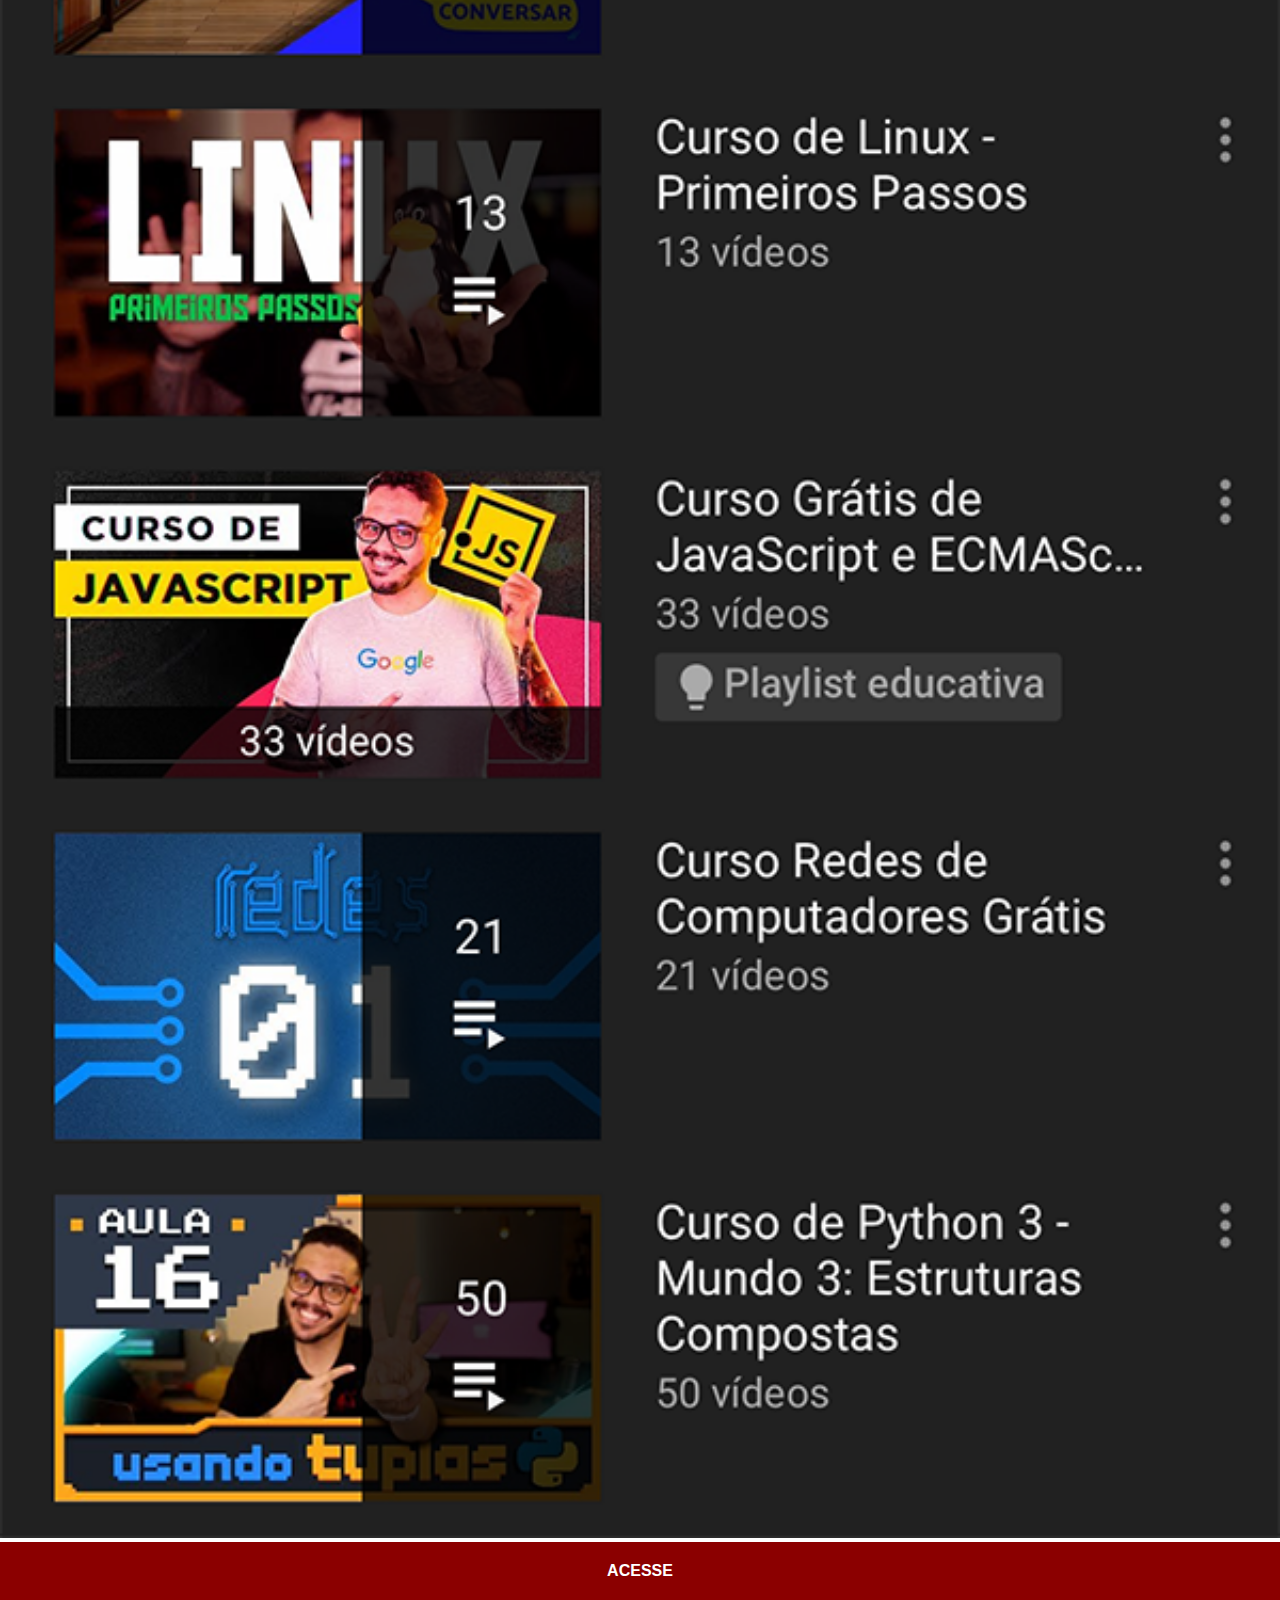
<file: youtube.html>
<!DOCTYPE html>
<html lang="pt-br">
<head>
    <meta charset="UTF-8">
    <meta name="viewport" content="width=device-width, initial-scale=1.0">
    <title>YouTube</title>
   <link rel="stylesheet" href="estilos/social.css">
</head>
<body>
    <img src="imagens/tela-youtube.png" alt="">
    <a href="https://www.youtube.com/c/CursoemV%C3%ADdeo" target="_blank">ACESSE</a>
</body>
</html>
</file>
<file: estilos/style.css>
@charset "UTF-8";

* {
    margin: 0;
    padding: 0;
    font-family: Arial, Helvetica, sans-serif;
}

html, body {
    background-color: black;
    height: 100vh;
    width: 100vw;   
}


body {
    background: url('../imagens/fundo-madeira.jpg') no-repeat top center;
    background-size: cover;
    background-attachment: fixed;
}

main {
    position: relative;
    height: 100vh;
    
}

section#telefone {
    position: absolute;
    top: 50%;
    left: 50%;
    transform: translate(-50%, -50%);

    height: 627px;
    width: 311px;

    background: url('../imagens/frame-iphone.png') no-repeat;
}

iframe#tela {
    position: relative;
    top: 80px;
    left: 22px;
    width: 267px;
    height: 471px;
}

section#social {
    text-align: right;
    padding: 10px;
}

section#social img {
    width: 50px;
    margin: 10px;
    border-radius: 50%;
    box-shadow: 2px 2px 5px rgba(0, 0, 0, 0.425);
    box-sizing: border-box;
}

section#social img:hover {
    border: 2px solid rgba(255, 255, 255, 0.534);
    transform: translate(-3px, -3px);
    box-shadow: 5px 5px 10px rgba(0, 0, 0, 0.781);
    transition: transform .3s, border .5s;
}
</file>
<file: estilos/social.css>
@charset "UTF-8";

* {
    margin: 0;
    padding: 0;
    font-family: Arial, Helvetica, sans-serif;
}

::-webkit-scrollbar {
    width: 0px;
    height: 0px;
}

img{
    width: 100vw;
}

a {
    text-align: center;
    display: block;
    padding: 20px;
    font-weight: bolder;
    text-decoration: none;
    background-color: darkred;
    color: white;
}

a:hover {
    background-color: red;
}
</file>
